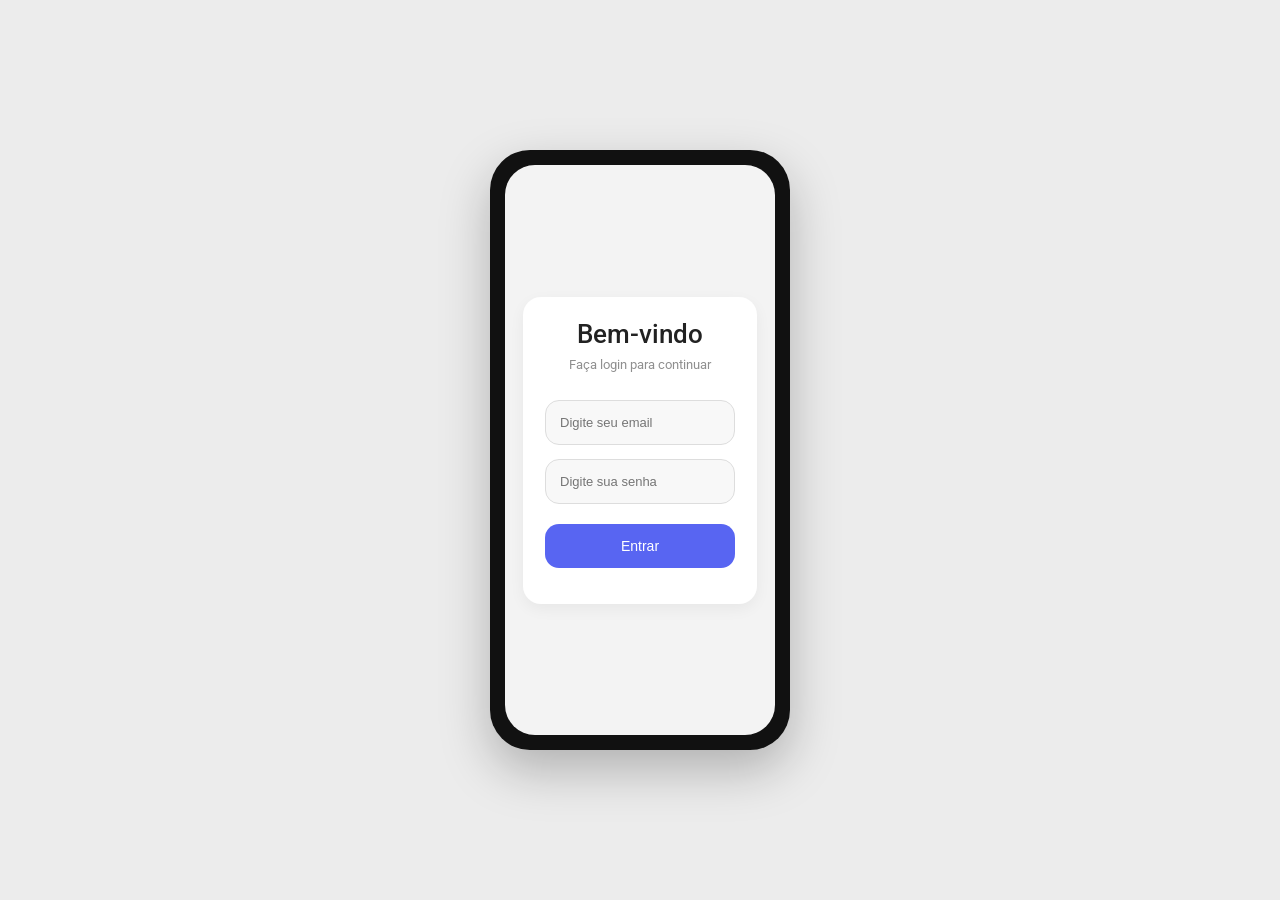
<file: index.html>
<!DOCTYPE html>
<html lang="pt-BR">
<head>
    <meta charset="UTF-8">
    <meta name="viewport" content="width=device-width, initial-scale=1.0">
    <link rel="stylesheet" href="src/css/index.css">
    <link rel="preconnect" href="https://fonts.googleapis.com">
    <link rel="preconnect" href="https://fonts.gstatic.com" crossorigin>
    <link href="https://fonts.googleapis.com/css2?family=Roboto:wght@300;400;500;700&display=swap" rel="stylesheet">
    <title>Login</title>
</head>
<body>
    <!-- tela de login, se não digitar nada irá permancer nessa página -->
    <div class="phone">
        <div class="screen">
            <div class="login-card">
                <h1>Bem-vindo</h1>
                <p class="subtitulo">
                    Faça login para continuar
                </p>
                <div class="inputs">
                    <input type="email" id="email" placeholder="Digite seu email">
                    <input type="password" id="senha" placeholder="Digite sua senha">
                </div>
                <button id="btnEntrar">
                    Entrar
                </button>
                <p class="mensagem" id="mensagem"></p>
            </div>
        </div>
    </div>
    <script src="src/js/index.js"></script>
</body>
</html>
</file>
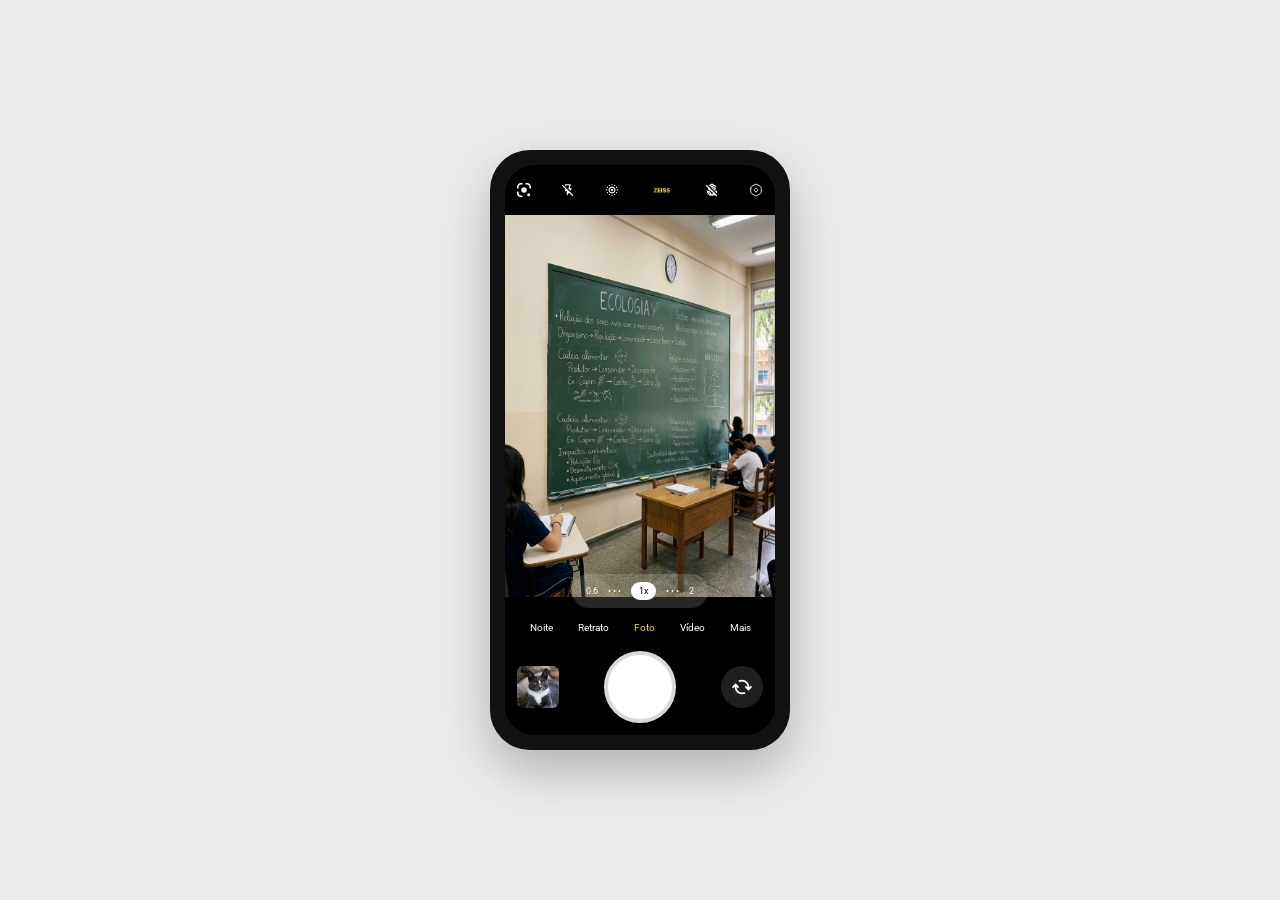
<file: camera.html>
<!DOCTYPE html>
<html lang="pt-BR">
<head>
    <meta charset="UTF-8">
    <meta name="viewport" content="width=device-width, initial-scale=1.0">
    <link rel="stylesheet" href="src/css/camera.css">
    <link rel="preconnect" href="https://fonts.googleapis.com">
    <link rel="preconnect" href="https://fonts.gstatic.com" crossorigin>
    <link href="https://fonts.googleapis.com/css2?family=Roboto:wght@300;400;500;700&display=swap" rel="stylesheet">
    <title>Câmera</title>
</head>
<body>
    <div class="phone">
        <div class="screen">
            <header class="camera-topbar">
                <img src="assets/icons/google-lens.svg" alt="Google Lens" class="icon-small">
                <img src="assets/icons/flash.svg" alt="Flash" class="icon-small">
                <img src="assets/icons/live-photo.svg" alt="Live" class="icon-small">
                <img src="assets/icons/zeiss-icon.png" alt="ZEISS" class="icon-zeiss">
                <img src="assets/icons/macro.svg" alt="Macro" class="icon-small">
                <img src="assets/icons/setting.svg" alt="Configurações" class="icon-small">
            </header>
            <main class="camera-view">
                <img src="assets/images/foto-quadro.png" alt="Imagem" id="slide" class="imagem-camera">
            </main>
            <footer class="camera-bottombar">
                <div class="zoom">
                    <div class="zoom-section">
                        <span>0.6</span>
                        <span>• • •</span>
                        <span class="active-zoom">1x</span>
                        <span>• • •</span>
                        <span>2</span>
                    </div>
                </div>
                <div class="modos-camera">
                    <p>Noite</p>
                    <p>Retrato</p>
                    <p class="modo-ativo">Foto</p>
                    <p>Vídeo</p>
                    <p>Mais</p>
                </div>
                <div class="camera-controls">
                    <img src="assets/images/foto-gato.png" alt="Galeria" class="galeria">
                    <a href="textoReconhecido.html">
                        <button class="camera-btn" id="capturar"></button>  
                    </a>
                    <button class="virar-camera" id="virar">
                        <img src="assets/icons/rotate.svg" alt="Virar câmera">
                    </button>
                </div>
            </footer>
        </div>
    </div>
    <script src="src/js/camera.js"></script>
</body>
</html>
</file>
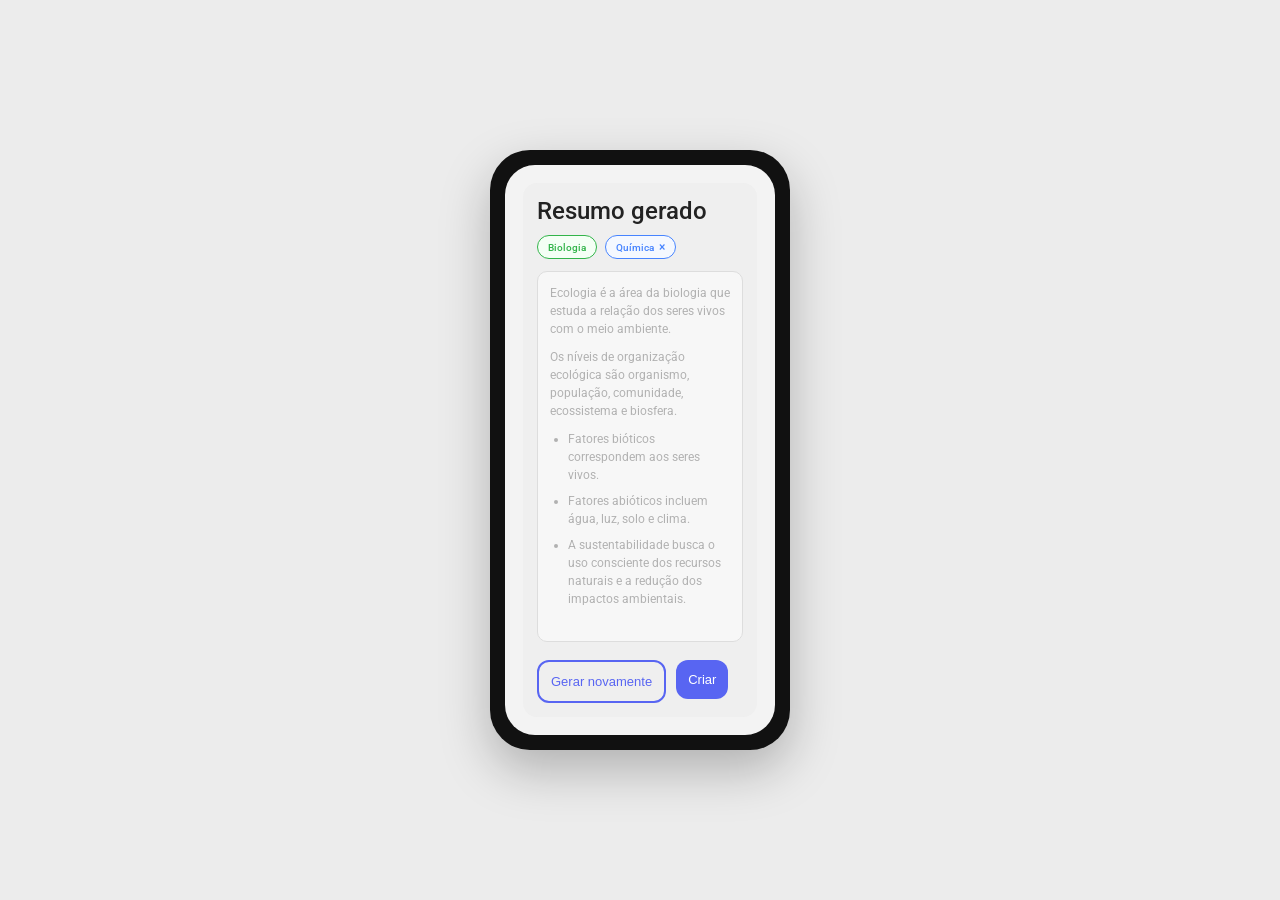
<file: resumoGerado.html>
<!DOCTYPE html>
<html lang="pt-BR">
<head>
    <meta charset="UTF-8">
    <meta name="viewport" content="width=device-width, initial-scale=1.0">
    <link rel="stylesheet" href="src/css/resumoGerado.css">
    <link rel="preconnect" href="https://fonts.googleapis.com">
    <link rel="preconnect" href="https://fonts.gstatic.com" crossorigin>
    <link href="https://fonts.googleapis.com/css2?family=Roboto:wght@300;400;500;700&display=swap" rel="stylesheet">
    <title>Resumo Gerado</title>
</head>
<body>
    <div class="phone">
        <div class="screen">
            <div class="card-resumo">
                <h1>Resumo gerado</h1>
                <div class="tags">
                    <span class="tag tag-green">Biologia</span>
                    <span class="tag tag-blue">
                        Química
                        <span class="close">×</span>
                    </span>
                </div>
                <div class="texto">
                    <p>
                        Ecologia é a área da biologia que estuda a relação dos seres vivos com o meio ambiente.
                    </p>
                    <p>
                        Os níveis de organização ecológica são organismo, população, comunidade, ecossistema e biosfera.
                    </p>
                    <ul>
                        <li>
                            Fatores bióticos correspondem aos seres vivos.
                        </li>
                        <li>
                            Fatores abióticos incluem água, luz, solo e clima.
                        </li>
                        <li>
                            A sustentabilidade busca o uso consciente dos recursos naturais e a redução dos impactos ambientais.
                        </li>
                    </ul>
                </div>
                <div class="botoes">
                    <a href="camera.html">
                        <button class="btn-secundario">
                            Gerar novamente
                        </button>
                    </a>
                    <a href="resumos.html">
                        <button class="btn-primario">
                            Criar
                        </button>
                    </a>
                </div>
            </div>
        </div>
    </div>
</body>
</html>
</file>
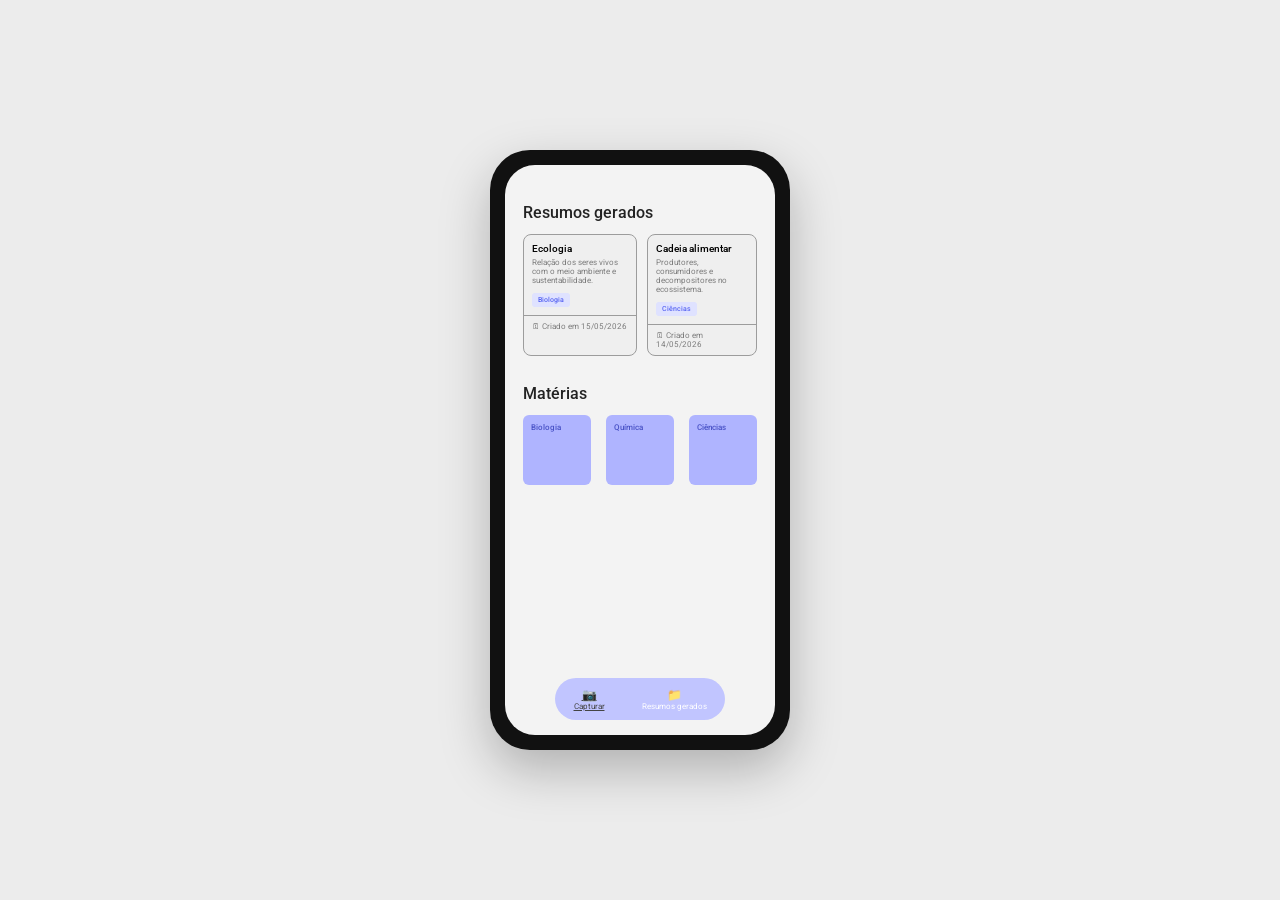
<file: resumos.html>
<!DOCTYPE html>
<html lang="pt-BR">
<head>
    <meta charset="UTF-8">
    <meta name="viewport" content="width=device-width, initial-scale=1.0">
    <link rel="stylesheet" href="src/css/resumos.css">
    <link rel="preconnect" href="https://fonts.googleapis.com">
    <link rel="preconnect" href="https://fonts.gstatic.com" crossorigin>
    <link href="https://fonts.googleapis.com/css2?family=Roboto:wght@300;400;500;700&display=swap" rel="stylesheet">
    <title>Resumos</title>
</head>
<body>
    <div class="phone">
        <div class="screen">
            <div class="conteudo">
                <section class="resumos">
                    <h1>Resumos gerados</h1>
                    <div class="cards">
                        <div class="card">
                            <div class="card-top">
                                <h2>Ecologia</h2>
                                <p>
                                    Relação dos seres vivos com o meio ambiente e sustentabilidade.
                                </p>
                                <span class="categoria">
                                    Biologia
                                </span>
                            </div>
                            <div class="card-bottom">
                                <p>🗓 Criado em 15/05/2026</p>
                            </div>
                        </div>
                        <div class="card">
                            <div class="card-top">
                                <h2>Cadeia alimentar</h2>
                                <p>
                                    Produtores, consumidores e decompositores no ecossistema.
                                </p>
                                <span class="categoria">
                                    Ciências
                                </span>
                            </div>
                            <div class="card-bottom">
                                <p>🗓 Criado em 14/05/2026</p>
                            </div>
                        </div>
                    </div>
                </section>
                <section class="materias">
                    <h1>Matérias</h1>
                    <div class="materias-cards">
                        <div class="materia-card">
                            <span>Biologia</span>
                        </div>
                        <div class="materia-card">
                            <span>Química</span>
                        </div>
                        <div class="materia-card">
                            <span>Ciências</span>
                        </div>
                    </div>
                </section>
            </div>
            <nav class="bottom-bar">
                <a href="camera.html" class="nav-item">
                    <span>📷</span>
                    <p>Capturar</p>
                </a>
                <div class="nav-item active">
                    <span>📁</span>
                    <p>Resumos gerados</p>
                </div>
            </nav>
        </div>
    </div>
</body>
</html>
</file>
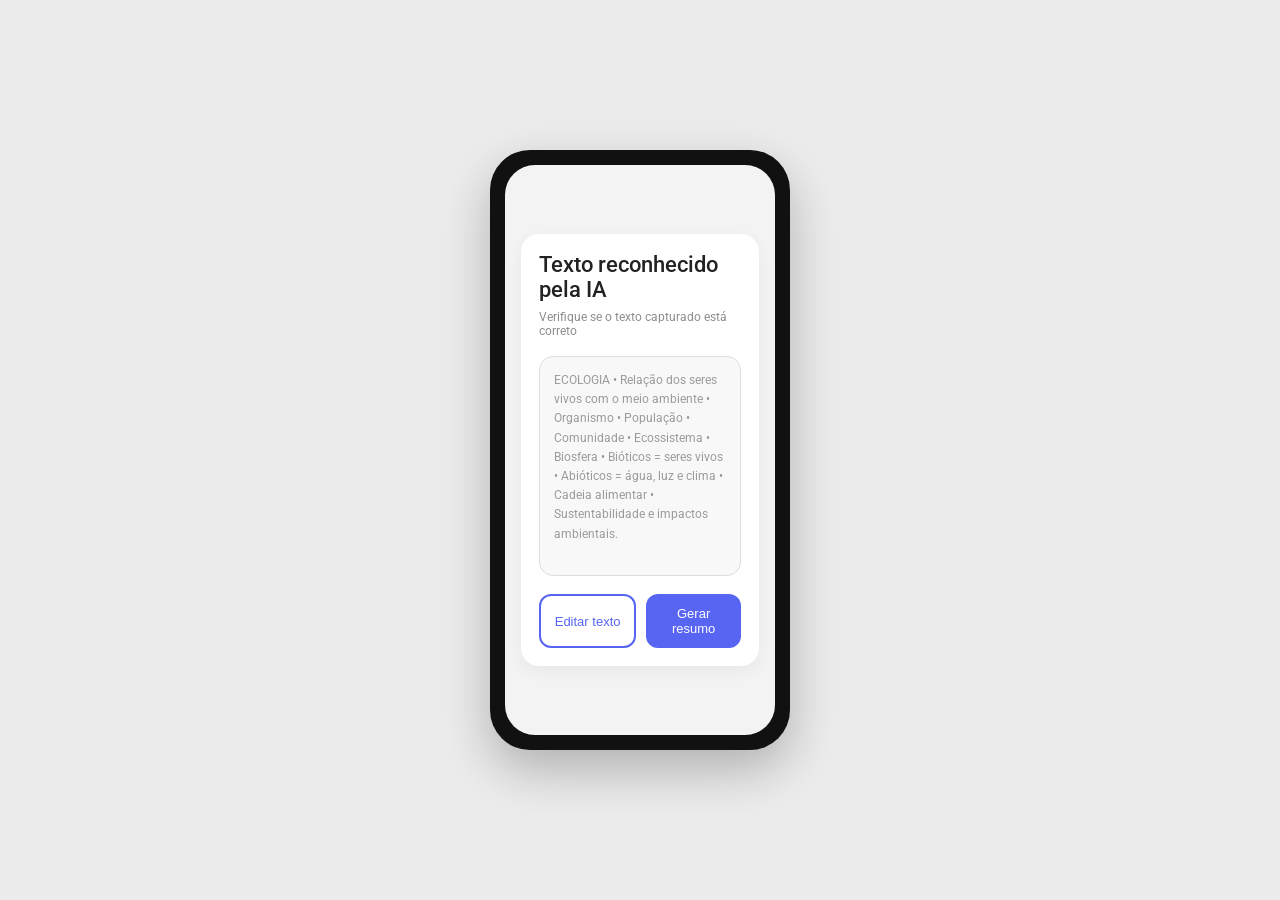
<file: textoReconhecido.html>
<!DOCTYPE html>
<html lang="pt-BR">
<head>
    <meta charset="UTF-8">
    <meta name="viewport" content="width=device-width, initial-scale=1.0">
    <link rel="stylesheet" href="src/css/textoReconhecido.css">
    <link rel="preconnect" href="https://fonts.googleapis.com">
    <link rel="preconnect" href="https://fonts.gstatic.com" crossorigin>
    <link href="https://fonts.googleapis.com/css2?family=Roboto:wght@300;400;500;700&display=swap" rel="stylesheet">
    <title>Texto reconhecido</title>
</head>
<body>
    <!-- Aqui o texto é extraído por meio da IA e é possível editar o conteúdo antes de enviar para a geração do resumo -->
    <div class="phone">
        <div class="screen">
            <div class="texto-card">
                <h1>Texto reconhecido pela IA</h1>
                <p class="subtitulo">
                    Verifique se o texto capturado está correto
                </p>
                <div class="texto-box">
                    <p id="textoIA">
                        ECOLOGIA • Relação dos seres vivos com o meio ambiente • Organismo • População • Comunidade • Ecossistema • Biosfera • Bióticos = seres vivos • Abióticos = água, luz e clima • Cadeia alimentar • Sustentabilidade e impactos ambientais.
                    </p>
                </div>
                <div class="acoes">
                    <button id="editarBtn" class="btn-secundario">
                        Editar texto
                    </button>
                    <button id="gerarBtn" class="btn-primario">
                        Gerar resumo
                    </button>
                </div>
            </div>
        </div>
    </div>
    <script src="src/js/textoReconhecido.js"></script>
</body>
</html>
</file>
<file: src/css/index.css>
*{
    margin: 0;
    padding: 0;
    box-sizing: border-box;
}

body{
    background: #ececec;
    font-family: "Roboto", sans-serif;
    display: flex;
    justify-content: center;
    align-items: center;
    min-height: 100vh;
}

.phone{
    width: 300px;
    height: 600px;
    background: #111;
    border-radius: 40px;
    padding: 15px;
    box-shadow: 0 20px 50px rgba(0,0,0,0.25);
}

.screen{
    width: 100%;
    height: 100%;
    background: #f3f3f3;
    border-radius: 30px;
    display: flex;
    justify-content: center;
    align-items: center;
    padding: 18px;
}

.login-card{
    width: 100%;
    background: #ffffff;
    border-radius: 18px;
    padding: 22px;
    box-shadow: 0 5px 15px rgba(0,0,0,0.05);
    text-align: center;
}

h1{
    font-size: 26px;
    font-weight: 500;
    color: #222;
    margin-bottom: 8px;
}

.subtitulo{
    font-size: 13px;
    color: #8f8f8f;
    margin-bottom: 28px;
}

.inputs{
    display: flex;
    flex-direction: column;
    gap: 14px;
}

input{
    width: 100%;
    padding: 14px;
    border: 1px solid #dddddd;
    border-radius: 14px;
    background: #f8f8f8;
    font-size: 13px;
    outline: none;
    transition: 0.2s;
}

input:focus{
    border-color: #5865f2;
}

button{
    width: 100%;
    padding: 14px;
    margin-top: 20px;
    border: none;
    border-radius: 14px;
    background: #5865f2;
    color: white;
    font-size: 14px;
    font-weight: 500;
    cursor: pointer;
    transition: 0.2s;
}

button:hover{
    transform: scale(1.02);
}

.mensagem{
    margin-top: 14px;
    font-size: 12px;
    color: #ff4d4d;
}
</file>
<file: src/css/camera.css>
*{
    margin: 0;
    padding: 0;
    box-sizing: border-box;
}

body{
    background: #ececec;
    font-family: "Roboto", sans-serif;
    display: flex;
    justify-content: center;
    align-items: center;
    min-height: 100vh;
}

.phone{
    width: 300px;
    height: 600px;
    background: #111;
    border-radius: 40px;
    padding: 15px;
    box-shadow: 0 20px 50px rgba(0,0,0,0.25);
}

.screen{
    width: 100%;
    height: 100%;
    background: black;
    border-radius: 30px;
    overflow: hidden;
    display: flex;
    flex-direction: column;
}

.camera-topbar{
    height: 50px;
    padding: 0 12px;
    display: flex;
    justify-content: space-between;
    align-items: center;
}

.icon-small{
    width: 14px;
    height: 14px;
    filter: brightness(0) invert(1);
}

.icon-zeiss{
    width: 26px;
}

.camera-view{
    flex: 1;
    overflow: hidden;
}

.imagem-camera{
    width: 100%;
    height: 100%;
    object-fit: cover;
}

.camera-bottombar{
    padding: 12px;
    background: black;
}

.zoom{
    display: flex;
    justify-content: center;
    margin-top: -35px;
}

.zoom-section{
    display: flex;
    align-items: center;
    gap: 10px;
    background: rgba(255,255,255,0.15);
    padding: 8px 14px;
    border-radius: 30px;
    color: white;
    font-size: 9px;
}

.active-zoom{
    background: white;
    color: black;
    padding: 4px 8px;
    border-radius: 20px;
}

.modos-camera{
    display: flex;
    justify-content: space-around;
    margin-top: 14px;
    color: white;
    font-size: 10px;
}

.modo-ativo{
    color: #ffd447;
}

.camera-controls{
    display: flex;
    justify-content: space-between;
    align-items: center;
    margin-top: 18px;
}

.galeria{
    width: 42px;
    height: 42px;
    border-radius: 6px;
    object-fit: cover;
}

.camera-btn{
    width: 72px;
    height: 72px;
    border-radius: 50%;
    border: 4px solid #d8d8d8;
    background: white;
    cursor: pointer;
    position: relative;
    transition: 0.2s;
}

.camera-btn::after{
    content: "";
    position: absolute;
    width: 56px;
    height: 56px;
    background: white;
    border-radius: 50%;
    top: 50%;
    left: 50%;
    transform: translate(-50%, -50%);
}

.camera-btn:active{
    transform: scale(0.92);
}

.virar-camera{
    width: 42px;
    height: 42px;
    border: none;
    border-radius: 50%;
    background: rgba(255,255,255,0.12);
    display: flex;
    justify-content: center;
    align-items: center;
    cursor: pointer;
}

.virar-camera img{
    width: 22px;
    filter: brightness(0) invert(1);
}
</file>
<file: src/css/resumoGerado.css>
*{
    margin: 0;
    padding: 0;
    box-sizing: border-box;
}

body{
    background: #ececec;
    font-family: "Roboto", sans-serif;
    display: flex;
    justify-content: center;
    align-items: center;
    min-height: 100vh;
}

.phone{
    width: 300px;
    height: 600px;
    background: #111;
    border-radius: 40px;
    padding: 15px;
    box-shadow: 0 20px 50px rgba(0,0,0,0.25);
}

.screen{
    width: 100%;
    height: 100%;
    background: #f3f3f3;
    border-radius: 30px;
    padding: 18px;
    overflow: hidden;
}

.card-resumo{
    background: #efefef;
    border-radius: 14px;
    padding: 14px;
    height: 100%;
    display: flex;
    flex-direction: column;
}

h1{
    font-size: 24px;
    font-weight: 500;
    color: #222;
    margin-bottom: 10px;
}

.tags{
    display: flex;
    gap: 8px;
    margin-bottom: 12px;
}

.tag{
    font-size: 10px;
    padding: 4px 10px;
    border-radius: 999px;
    display: flex;
    align-items: center;
    gap: 5px;
    font-weight: 500;
}

.tag-green{
    border: 1px solid #32b44a;
    color: #32b44a;
    background: #f4fff5;
}

.tag-blue{
    border: 1px solid #4784ff;
    color: #4784ff;
    background: #f4f8ff;
}

.close{
    font-size: 12px;
}

.texto{
    flex: 1;
    background: #f7f7f7;
    border: 1px solid #dddddd;
    border-radius: 10px;
    padding: 12px;
    color: #b1b1b1;
    font-size: 12px;
    line-height: 1.5;
    overflow-y: auto;
}

.texto p{
    margin-bottom: 10px;
}

.texto ul{
    padding-left: 18px;
}

.texto li{
    margin-bottom: 8px;
}

.botoes{
    display: flex;
    gap: 10px;
    margin-top: 18px;
}

.btn-secundario{
    width: 100%;
    padding: 12px;
    border-radius: 12px;
    border: 2px solid #5865f2;
    background: transparent;
    color: #5865f2;
    font-size: 13px;
    font-weight: 500;
    cursor: pointer;
    transition: 0.2s;
}

.btn-primario{
    width: 100%;
    padding: 12px;
    border: none;
    border-radius: 12px;
    background: #5865f2;
    color: white;
    font-size: 13px;
    font-weight: 500;
    cursor: pointer;
    transition: 0.2s;
}

.btn-secundario:hover,
.btn-primario:hover{
    transform: scale(1.02);
}
</file>
<file: src/css/resumos.css>
*{
    margin: 0;
    padding: 0;
    box-sizing: border-box;
}

body{
    background: #ececec;
    font-family: "Roboto", sans-serif;
    display: flex;
    justify-content: center;
    align-items: center;
    min-height: 100vh;
}

.phone{
    width: 300px;
    height: 600px;
    background: #111;
    border-radius: 40px;
    padding: 15px;
    box-shadow: 0 20px 50px rgba(0,0,0,0.25);
}

.screen{
    width: 100%;
    height: 100%;
    background: #f3f3f3;
    border-radius: 30px;
    padding: 18px;
    position: relative;
    overflow: hidden;
}

.conteudo{
    height: 100%;
    overflow-y: auto;
    padding-bottom: 80px;
}

h1{
    font-size: 16px;
    font-weight: 500;
    color: #222;
    margin-bottom: 12px;
}

.resumos{
    margin-top: 20px;
}

.cards{
    display: flex;
    gap: 10px;
    overflow-x: auto;
}

.card{
    min-width: 105px;
    background: #efefef;
    border: 1px solid #9c9c9c;
    border-radius: 8px;
    overflow: hidden;
}

.card-top{
    padding: 8px;
}

.card h2{
    font-size: 10px;
    font-weight: 500;
    margin-bottom: 4px;
}

.card p{
    font-size: 8px;
    color: #7c7c7c;
}

.categoria{
    display: inline-block;
    margin-top: 8px;
    background: #dfe2ff;
    color: #5865f2;
    font-size: 7px;
    font-weight: 500;
    padding: 3px 6px;
    border-radius: 3px;
}

.card-bottom{
    border-top: 1px solid #9c9c9c;
    padding: 6px 8px;
}

.materias{
    margin-top: 28px;
}

.materias-cards{
    display: flex;
    gap: 15px;
}

.materia-card{
    width: 88px;
    height: 70px;
    background: #afb4ff;
    border-radius: 6px;
    padding: 8px;
    color: #4a53c7;
    font-size: 8px;
    font-weight: 500;
}

.bottom-bar{
    position: absolute;
    bottom: 15px;
    left: 50%;
    transform: translateX(-50%);
    width: 170px;
    height: 42px;
    background: #c1c5ff;
    border-radius: 30px;
    display: flex;
    justify-content: space-around;
    align-items: center;
}

.nav-item{
    display: flex;
    flex-direction: column;
    align-items: center;
    font-size: 8px;
    color: #444;
}

.nav-item span{
    font-size: 12px;
}

.active{
    color: white;
}
</file>
<file: src/css/textoReconhecido.css>
*{
    margin: 0;
    padding: 0;
    box-sizing: border-box;
}

body{
    background: #ececec;
    font-family: "Roboto", sans-serif;
    display: flex;
    justify-content: center;
    align-items: center;
    min-height: 100vh;
}

.phone{
    width: 300px;
    height: 600px;
    background: #111;
    border-radius: 40px;
    padding: 15px;
    box-shadow: 0 20px 50px rgba(0,0,0,0.25);
}

.screen{
    width: 100%;
    height: 100%;
    background: #f3f3f3;
    border-radius: 30px;
    padding: 16px;
    display: flex;
    justify-content: center;
    align-items: center;
}

.texto-card{
    width: 100%;
    background: white;
    border-radius: 18px;
    padding: 18px;
    box-shadow: 0 5px 15px rgba(0,0,0,0.05);
}

h1{
    font-size: 22px;
    font-weight: 500;
    color: #222;
    margin-bottom: 8px;
}

.subtitulo{
    font-size: 12px;
    color: #8c8c8c;
    margin-bottom: 18px;
}

.texto-box{
    background: #f8f8f8;
    border: 1px solid #dddddd;
    border-radius: 14px;
    padding: 14px;
    min-height: 220px;
    font-size: 12px;
    line-height: 1.6;
    color: #9a9a9a;
    overflow-y: auto;
}

.acoes{
    display: flex;
    gap: 10px;
    margin-top: 18px;
}

.btn-secundario{
    width: 100%;
    padding: 12px;
    border-radius: 12px;
    border: 2px solid #5865f2;
    background: transparent;
    color: #5865f2;
    font-size: 13px;
    font-weight: 500;
    cursor: pointer;
}

.btn-primario{
    width: 100%;
    padding: 12px;
    border: none;
    border-radius: 12px;
    background: #5865f2;
    color: white;
    font-size: 13px;
    font-weight: 500;
    cursor: pointer;
}
</file>
